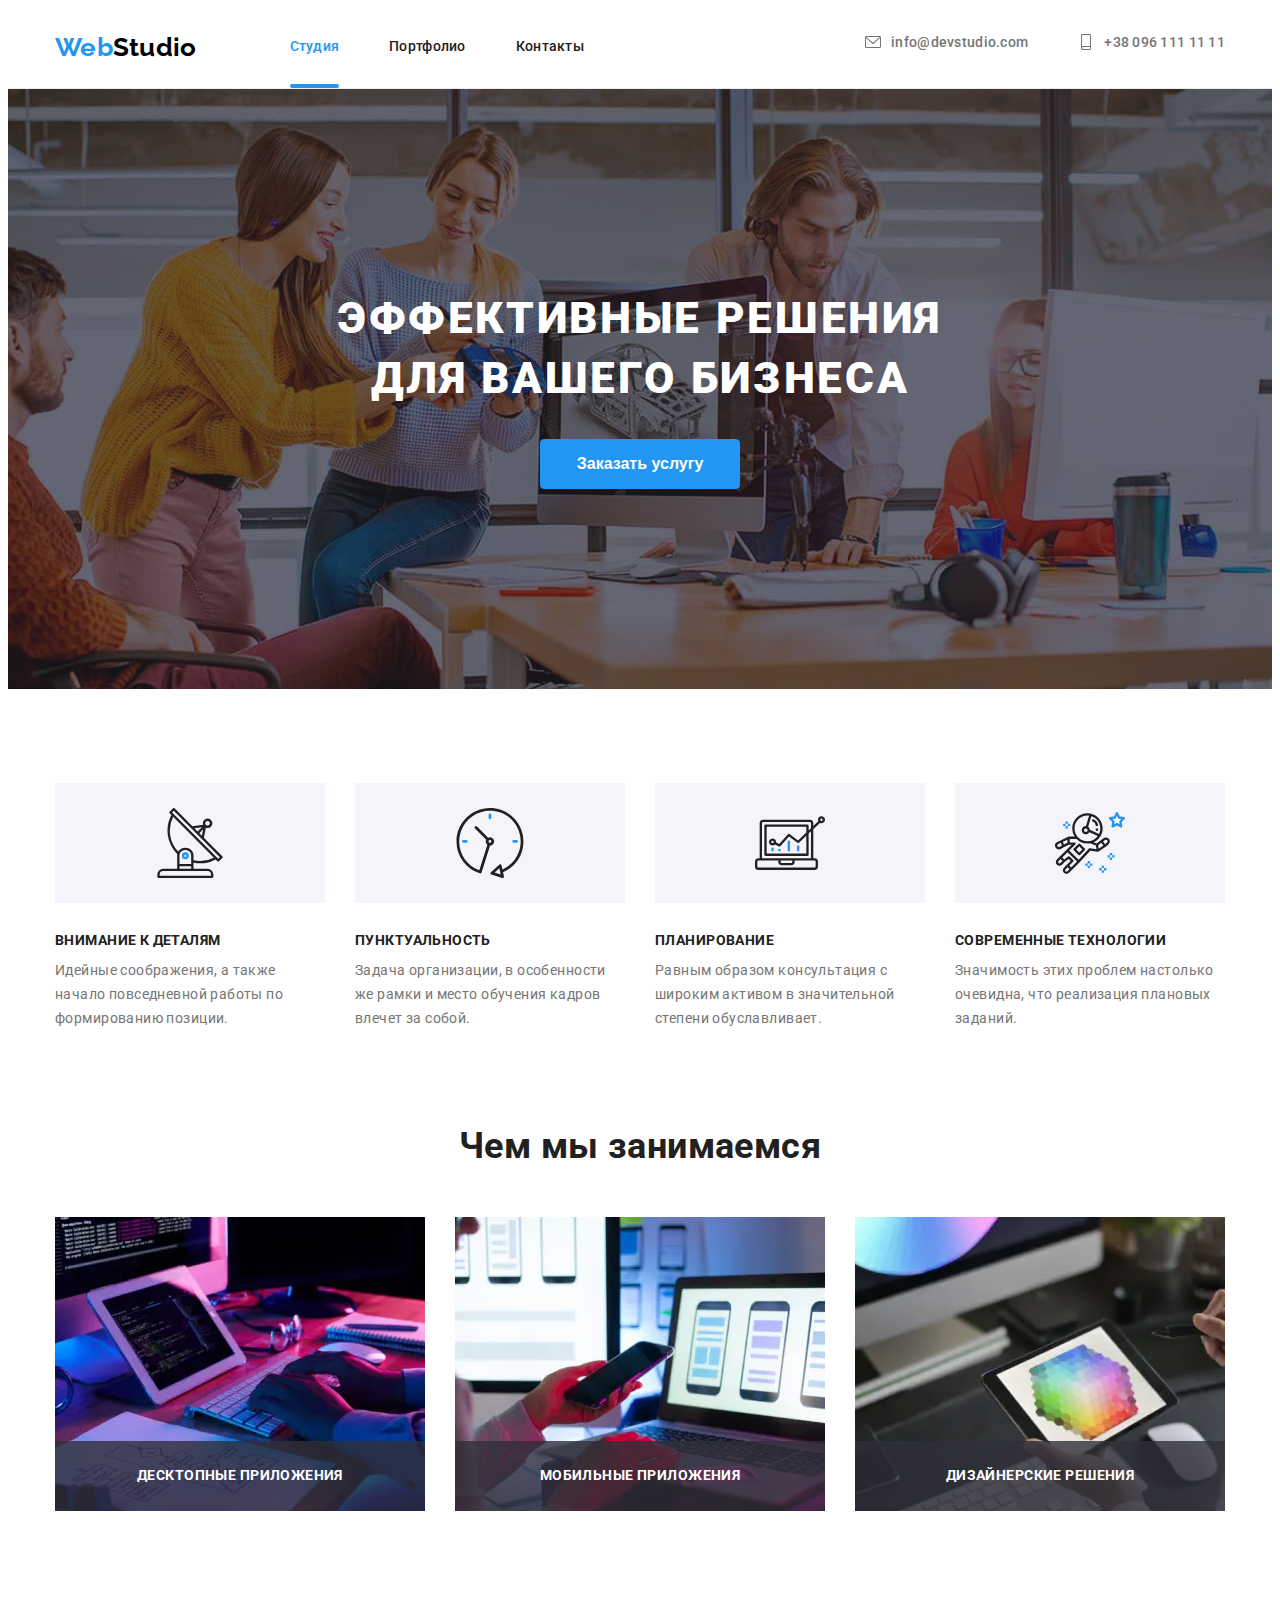
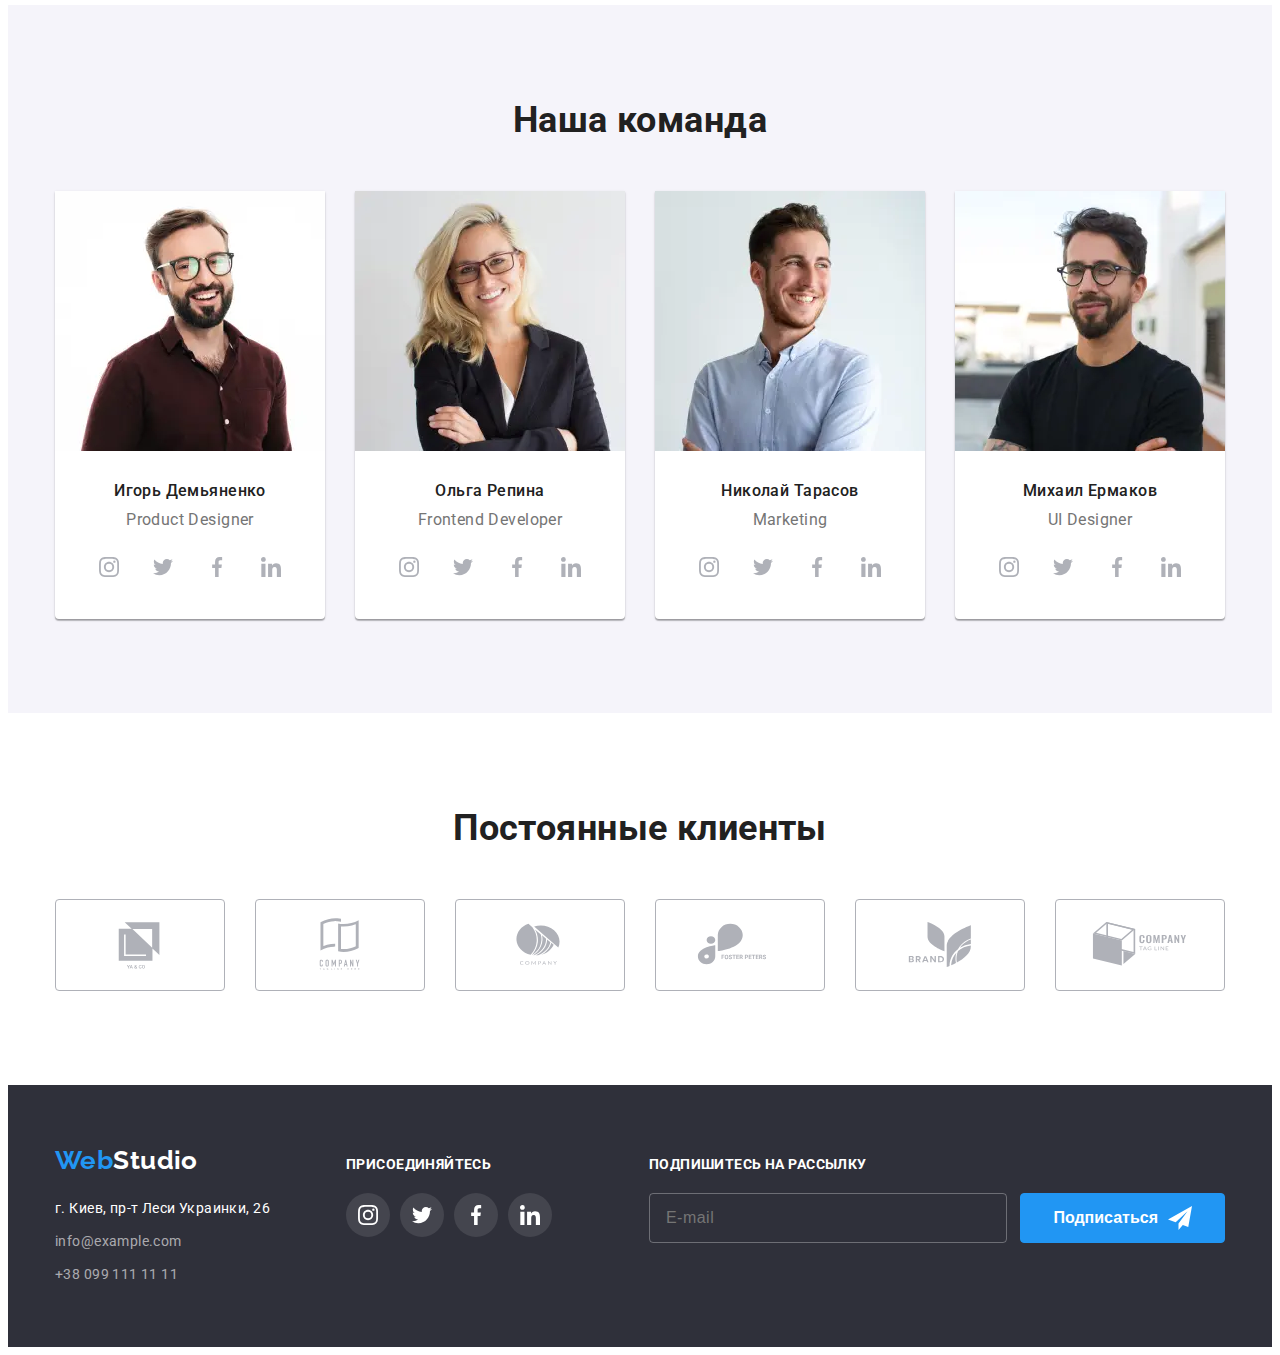
<file: index.html>
<!DOCTYPE html>
<html lang="ru">
  <head>
    <meta charset="UTF-8" />
    <meta http-equiv="X-UA-Compatible" content="IE=edge" />
    <meta name="viewport" content="width=device-width, initial-scale=1.0" />
    <title lang="en">Web Studio</title>
    <link rel="preconnect" href="https://fonts.gstatic.com" />
    <link
      href="https://fonts.googleapis.com/css2?family=Raleway:wght@700&family=Roboto:wght@400;500;700;900&display=swap"
      rel="stylesheet"
    />
    <link
      rel="stylesheet"
      href="https://cdnjs.cloudflare.com/ajax/libs/modern-normalize/1.0.0/modern-normalize.css"
      integrity="sha512-Zx6MlUMKSVJoQ+83OwhdILe8cSEsCzfqThJd7J/VA2UrK6Ctj85p+xzqfyuNXE5B1k25uUdmJ2OzItbBy9GHAQ=="
      crossorigin="anonymous"
    />
    <link rel="stylesheet" href="./css/main.min.css" />
  </head>
  <body>
    <header class="header">
      <div class="container header__container">
        <nav class="header__nav">
          <a class="logo" href="./index.html" lang="en"
            ><span class="logo--second-color">Web</span>Studio</a
          >
          <ul class="list main-menu">
            <li class="main-menu__item">
              <a class="main-menu__link link current-page" href="./index.html"
                >Студия</a
              >
            </li>
            <li class="main-menu__item">
              <a class="main-menu__link link" href="./portfolio.html"
                >Портфолио</a
              >
            </li>
            <li class="main-menu__item">
              <a class="main-menu__link link" href="">Контакты</a>
            </li>
          </ul>
        </nav>
        <ul class="list contacts">
          <li class="contacts__item">
            <a class="contacts__link link" href="mailto:info@devstudio.com">
              <svg class="contacts__icon" width="16px" height="16px">
                <use href="./images/icons.svg#icon-envelope"></use>
              </svg>
              info@devstudio.com
            </a>
          </li>
          <li class="contacts__item">
            <a class="contacts__link link" href="tel:+380961111111">
              <svg class="contacts__icon" width="16px" height="16px">
                <use href="./images/icons.svg#icon-smartphone"></use>
              </svg>
              +38 096 111 11 11</a
            >
          </li>
        </ul>
      </div>
      <button class="mobile-menu__btn" data-menu-button>
        <svg class="menu-btn__icon" width="40" height="40">
          <use
            class="menu-btn__icon-close"
            href="./images/icons.svg#icon-close"
          ></use>
          <use
            class="menu-btn__icon-menu"
            href="./images/icons.svg#icon-menu"
          ></use>
        </svg>
      </button>
    </header>
    <div class="mobile-menu" data-menu>
      <ul class="list mobile-menu__list">
        <li class="mobile-menu__item">
          <a class="link mobile-menu__current" href="./index.html">Студия</a>
        </li>
        <li class="mobile-menu__item">
          <a class="link" href="./portfolio.html">Портфолио</a>
        </li>
        <li class="mobile-menu__item">
          <a class="link" href="">Контакты</a>
        </li>
      </ul>
      <ul class="list mobile-menu__contacts">
        <li class="contacts__item">
          <a class="link contacts__email" href="mailto:info@devstudio.com">
            info@devstudio.com
          </a>
        </li>
        <li class="contacts__item">
          <a class="link contacts__phone" href="tel:+380961111111">
            +38 096 111 11 11</a
          >
        </li>
      </ul>
      <ul class="list mobile-menu__socials">
        <li class="socials__item">
          <a class="link socials__link" href="#">Instagram</a>
        </li>
        <li class="socials__item">
          <a class="link socials__link" href="#">Twitter</a>
        </li>
        <li class="socials__item">
          <a class="link socials__link" href="#">Facebook</a>
        </li>
        <li class="socials__item">
          <a class="link socials__link" href="#">LinkedIn</a>
        </li>
      </ul>
    </div>

    <main>
      <!-- Секція герой -->
      <section class="hero">
        <div class="container hero__container">
          <h1 class="hero__title">эффективные решения для вашего бизнеса</h1>
          <button class="hero__btn btn" type="button" data-modal-open>
            Заказать услугу
          </button>
        </div>
      </section>
      <!-- Секція про наші бізнес якості -->
      <section class="our-qualities">
        <div class="container">
          <h2 class="visually-hidden">Наши качества</h2>
          <ul class="list flexbox">
            <li class="our-qualities__card-set content-card--4-items">
              <div class="our-qualities__svg-block">
                <svg class="our-qualities__svg-icon" width="70px" height="70px">
                  <use href="./images/icons.svg#icon-antenna"></use>
                </svg>
              </div>
              <h3 class="our-qualities__title title title--uppercase">
                внимание к деталям
              </h3>
              <p class="our-qualities__content">
                Идейные соображения, а также начало повседневной работы по
                формированию позиции.
              </p>
            </li>
            <li class="our-qualities__card-set content-card--4-items">
              <div class="our-qualities__svg-block">
                <svg class="our-qualities__svg-icon" width="70px" height="70px">
                  <use href="./images/icons.svg#icon-clock"></use>
                </svg>
              </div>
              <h3 class="our-qualities__title title title--uppercase">
                пунктуальность
              </h3>
              <p class="our-qualities__content">
                Задача организации, в особенности же рамки и место обучения
                кадров влечет за собой.
              </p>
            </li>
            <li class="our-qualities__card-set content-card--4-items">
              <div class="our-qualities__svg-block">
                <svg class="our-qualities__svg-icon" width="70px" height="70px">
                  <use href="./images/icons.svg#icon-diagram"></use>
                </svg>
              </div>
              <h3 class="our-qualities__title title title--uppercase">
                планирование
              </h3>
              <p class="our-qualities__content">
                Равным образом консультация с широким активом в значительной
                степени обуславливает.
              </p>
            </li>
            <li class="our-qualities__card-set content-card--4-items">
              <div class="our-qualities__svg-block">
                <svg class="our-qualities__svg-icon" width="70px" height="70px">
                  <use href="./images/icons.svg#icon-astronaut"></use>
                </svg>
              </div>
              <h3 class="our-qualities__title title title--uppercase">
                современные технологии
              </h3>
              <p class="our-qualities__content">
                Значимость этих проблем настолько очевидна, что реализация
                плановых заданий.
              </p>
            </li>
          </ul>
        </div>
      </section>
      <!-- Секція чим ми займаємось -->
      <section class="section mobile-hidden">
        <div class="container">
          <h2 class="section__title">Чем мы занимаемся</h2>
          <ul class="list flexbox">
            <li class="content-card--3-items">
              <div class="thumb">
                <picture>
                  <source
                    srcset="
                      ./images/desktop/img1_desktop.webp    1x,
                      ./images/desktop/img1@2x_desktop.webp 2x
                    "
                    media="(min-width: 1200px)"
                    type="image/webp"
                  />

                  <source
                    srcset="
                      ./images/desktop/img1_desktop.jpg    1x,
                      ./images/desktop/img1@2x_desktop.jpg 2x
                    "
                    media="(min-width: 1200px)"
                    type="image/jpeg"
                  />

                  <img
                    src="./images/desktop/img1_desktop.jpg"
                    width="370"
                    height="294"
                    alt="Програмист пишет код"
                  />
                </picture>
                <p
                  class="
                    thumb__title thumb__title--overlay
                    title title--uppercase
                  "
                >
                  Десктопные приложения
                </p>
              </div>
            </li>
            <li class="content-card--3-items">
              <div class="thumb">
                <picture>
                  <source
                    srcset="
                      ./images/desktop/img2_desktop.webp    1x,
                      ./images/desktop/img2@2x_desktop.webp 2x
                    "
                    media="(min-width: 1200px)"
                    type="image/webp" />

                  <source
                    srcset="
                      ./images/desktop/img2_desktop.jpg    1x,
                      ./images/desktop/img2@2x_desktop.jpg 2x
                    "
                    media="(min-width: 1200px)"
                    type="image/jpeg" />

                  <img
                    src="./images/desktop/img2_desktop.jpg"
                    width="370"
                    height="294"
                    alt="Програмист создает приложение для телефона"
                /></picture>
                <p
                  class="
                    thumb__title thumb__title--overlay
                    title title--uppercase
                  "
                >
                  Мобильные приложения
                </p>
              </div>
            </li>
            <li class="content-card--3-items">
              <div class="thumb">
                <picture>
                  <source
                    srcset="
                      ./images/desktop/img3_desktop.webp    1x,
                      ./images/desktop/img3@2x_desktop.webp 2x
                    "
                    media="(min-width: 1200px)"
                    type="image/webp" />

                  <source
                    srcset="
                      ./images/desktop/img3_desktop.jpg    1x,
                      ./images/desktop/img3@2x_desktop.jpg 2x
                    "
                    media="(min-width: 1200px)"
                    type="image/jpeg" />

                  <img
                    src="./images/desktop/img3_desktop.jpg"
                    width="370"
                    height="294"
                    alt="Палитра цветов на екране планшета"
                /></picture>
                <p
                  class="
                    thumb__title thumb__title--overlay
                    title title--uppercase
                  "
                >
                  Дизайнерские решения
                </p>
              </div>
            </li>
          </ul>
        </div>
      </section>
      <!-- Секція наша команда -->
      <section class="section section--grey-bg">
        <div class="container">
          <h2 class="section__title">Наша команда</h2>
          <ul class="list flexbox">
            <li class="team-card content-card--4-items">
              <picture>
                <source
                  srcset="
                    ./images/desktop/img4_desktop.webp    1x,
                    ./images/desktop/img4@2x_desktop.webp 2x
                  "
                  media="(min-width: 1200px)"
                  type="image/webp" />
                <source
                  srcset="
                    ./images/tablet/img4_tablet.webp    1x,
                    ./images/tablet/img4@2x_tablet.webp 2x
                  "
                  media="(min-width: 768px)"
                  type="image/webp" />
                <source
                  srcset="
                    ./images/mobile/img4_mobile.webp    1x,
                    ./images/mobile/img4@2x_mobile.webp 2x
                  "
                  media="(max-width: 767.98px)"
                  type="image/webp" />

                <source
                  srcset="
                    ./images/desktop/img4_desktop.jpg    1x,
                    ./images/desktop/img4@2x_desktop.jpg 2x
                  "
                  media="(min-width: 1200px)"
                  type="image/jpeg" />
                <source
                  srcset="
                    ./images/tablet/img4_tablet.jpg    1x,
                    ./images/tablet/img4@2x_tablet.jpg 2x
                  "
                  media="(min-width: 768px)"
                  type="image/jpeg" />
                <source
                  srcset="
                    ./images/mobile/img4_mobile.jpg    1x,
                    ./images/mobile/img4@2x_mobile.jpg 2x
                  "
                  media="(max-width: 767.98px)"
                  type="image/jpeg" />
                <img
                  src="./images/mobile/img4_mobile.jpg"
                  width="270"
                  height="260"
                  alt="Фото Игорь Демьяненко"
              /></picture>
              <div class="team-card__name">
                <h3 class="team-card__title">Игорь Демьяненко</h3>
                <p class="team-card__content" lang="en">Product Designer</p>
                <ul class="social-icons list">
                  <li class="social-icons__item">
                    <a
                      href=""
                      class="social-icons__link"
                      target="_blank"
                      rel="noopener noreferrer"
                    >
                      <svg class="social-icons__svg" width="20px" height="20px">
                        <use href="./images/icons.svg#icon-instagram"></use>
                      </svg>
                    </a>
                  </li>
                  <li class="social-icons__item">
                    <a
                      href=""
                      class="social-icons__link"
                      target="_blank"
                      rel="noopener noreferrer"
                    >
                      <svg class="social-icons__svg" width="20px" height="20px">
                        <use href="./images/icons.svg#icon-twitter"></use>
                      </svg>
                    </a>
                  </li>
                  <li class="social-icons__item">
                    <a
                      href=""
                      class="social-icons__link"
                      target="_blank"
                      rel="noopener noreferrer"
                    >
                      <svg class="social-icons__svg" width="20px" height="20px">
                        <use href="./images/icons.svg#icon-facebook"></use>
                      </svg>
                    </a>
                  </li>
                  <li class="social-icons__item">
                    <a
                      href=""
                      class="social-icons__link"
                      target="_blank"
                      rel="noopener noreferrer"
                    >
                      <svg class="social-icons__svg" width="20px" height="20px">
                        <use href="./images/icons.svg#icon-linkedin"></use>
                      </svg>
                    </a>
                  </li>
                </ul>
              </div>
            </li>
            <li class="team-card content-card--4-items">
              <picture>
                <source
                  srcset="
                    ./images/desktop/img5_desktop.webp    1x,
                    ./images/desktop/img5@2x_desktop.webp 2x
                  "
                  media="(min-width: 1200px)"
                  type="image/webp" />
                <source
                  srcset="
                    ./images/tablet/img5_tablet.webp    1x,
                    ./images/tablet/img5@2x_tablet.webp 2x
                  "
                  media="(min-width: 768px)"
                  type="image/webp" />
                <source
                  srcset="
                    ./images/mobile/img5_mobile.webp    1x,
                    ./images/mobile/img5@2x_mobile.webp 2x
                  "
                  media="(max-width: 767.98px)"
                  type="image/webp" />

                <source
                  srcset="
                    ./images/desktop/img5_desktop.jpg    1x,
                    ./images/desktop/img5@2x_desktop.jpg 2x
                  "
                  media="(min-width: 1200px)"
                  type="image/jpeg" />
                <source
                  srcset="
                    ./images/tablet/img5_tablet.jpg    1x,
                    ./images/tablet/img5@2x_tablet.jpg 2x
                  "
                  media="(min-width: 768px)"
                  type="image/jpeg" />
                <source
                  srcset="
                    ./images/mobile/img5_mobile.jpg    1x,
                    ./images/mobile/img5@2x_mobile.jpg 2x
                  "
                  media="(max-width: 767.98px)"
                  type="image/jpeg" />
                <img
                  src="./images/mobile/img5_mobile.jpg"
                  width="270"
                  height="260"
                  alt="Фото Ольга Репина"
              /></picture>
              <div class="team-card__name">
                <h3 class="team-card__title">Ольга Репина</h3>
                <p class="team-card__content" lang="en">Frontend Developer</p>
                <ul class="social-icons list">
                  <li class="social-icons__item">
                    <a
                      href=""
                      class="social-icons__link"
                      target="_blank"
                      rel="noopener noreferrer"
                    >
                      <svg class="social-icons__svg" width="20px" height="20px">
                        <use href="./images/icons.svg#icon-instagram"></use>
                      </svg>
                    </a>
                  </li>
                  <li class="social-icons__item">
                    <a
                      href=""
                      class="social-icons__link"
                      target="_blank"
                      rel="noopener noreferrer"
                    >
                      <svg class="social-icons__svg" width="20px" height="20px">
                        <use href="./images/icons.svg#icon-twitter"></use>
                      </svg>
                    </a>
                  </li>
                  <li class="social-icons__item">
                    <a
                      href=""
                      class="social-icons__link"
                      target="_blank"
                      rel="noopener noreferrer"
                    >
                      <svg class="social-icons__svg" width="20px" height="20px">
                        <use href="./images/icons.svg#icon-facebook"></use>
                      </svg>
                    </a>
                  </li>
                  <li class="social-icons__item">
                    <a
                      href=""
                      class="social-icons__link"
                      target="_blank"
                      rel="noopener noreferrer"
                    >
                      <svg class="social-icons__svg" width="20px" height="20px">
                        <use href="./images/icons.svg#icon-linkedin"></use>
                      </svg>
                    </a>
                  </li>
                </ul>
              </div>
            </li>
            <li class="team-card content-card--4-items">
              <picture>
                <source
                  srcset="
                    ./images/desktop/img6_desktop.webp    1x,
                    ./images/desktop/img6@2x_desktop.webp 2x
                  "
                  media="(min-width: 1200px)"
                  type="image/webp" />
                <source
                  srcset="
                    ./images/tablet/img6_tablet.webp    1x,
                    ./images/tablet/img6@2x_tablet.webp 2x
                  "
                  media="(min-width: 768px)"
                  type="image/webp" />
                <source
                  srcset="
                    ./images/mobile/img6_mobile.webp    1x,
                    ./images/mobile/img6@2x_mobile.webp 2x
                  "
                  media="(max-width: 767.98px)"
                  type="image/webp" />

                <source
                  srcset="
                    ./images/desktop/img6_desktop.jpg    1x,
                    ./images/desktop/img6@2x_desktop.jpg 2x
                  "
                  media="(min-width: 1200px)"
                  type="image/jpeg" />
                <source
                  srcset="
                    ./images/tablet/img6_tablet.jpg    1x,
                    ./images/tablet/img6@2x_tablet.jpg 2x
                  "
                  media="(min-width: 768px)"
                  type="image/jpeg" />
                <source
                  srcset="
                    ./images/mobile/img6_mobile.jpg    1x,
                    ./images/mobile/img6@2x_mobile.jpg 2x
                  "
                  media="(max-width: 767.98px)"
                  type="image/jpeg" />
                <img
                  src="./images/mobile/img6_mobile.jpg"
                  width="270"
                  height="260"
                  alt="Фото Николай Тарасов"
              /></picture>
              <div class="team-card__name">
                <h3 class="team-card__title">Николай Тарасов</h3>
                <p class="team-card__content" lang="en">Marketing</p>
                <ul class="social-icons list">
                  <li class="social-icons__item">
                    <a
                      href=""
                      class="social-icons__link"
                      target="_blank"
                      rel="noopener noreferrer"
                    >
                      <svg class="social-icons__svg" width="20px" height="20px">
                        <use href="./images/icons.svg#icon-instagram"></use>
                      </svg>
                    </a>
                  </li>
                  <li class="social-icons__item">
                    <a
                      href=""
                      class="social-icons__link"
                      target="_blank"
                      rel="noopener noreferrer"
                    >
                      <svg class="social-icons__svg" width="20px" height="20px">
                        <use href="./images/icons.svg#icon-twitter"></use>
                      </svg>
                    </a>
                  </li>
                  <li class="social-icons__item">
                    <a
                      href=""
                      class="social-icons__link"
                      target="_blank"
                      rel="noopener noreferrer"
                    >
                      <svg class="social-icons__svg" width="20px" height="20px">
                        <use href="./images/icons.svg#icon-facebook"></use>
                      </svg>
                    </a>
                  </li>
                  <li class="social-icons__item">
                    <a
                      href=""
                      class="social-icons__link"
                      target="_blank"
                      rel="noopener noreferrer"
                    >
                      <svg class="social-icons__svg" width="20px" height="20px">
                        <use href="./images/icons.svg#icon-linkedin"></use>
                      </svg>
                    </a>
                  </li>
                </ul>
              </div>
            </li>
            <li class="team-card content-card--4-items">
              <picture>
                <source
                  srcset="
                    ./images/desktop/img7_desktop.webp    1x,
                    ./images/desktop/img7@2x_desktop.webp 2x
                  "
                  media="(min-width: 1200px)"
                  type="image/webp" />
                <source
                  srcset="
                    ./images/tablet/img7_tablet.webp    1x,
                    ./images/tablet/img7@2x_tablet.webp 2x
                  "
                  media="(min-width: 768px)"
                  type="image/webp" />
                <source
                  srcset="
                    ./images/mobile/img7_mobile.webp    1x,
                    ./images/mobile/img7@2x_mobile.webp 2x
                  "
                  media="(max-width: 767.98px)"
                  type="image/webp" />

                <source
                  srcset="
                    ./images/desktop/img7_desktop.jpg    1x,
                    ./images/desktop/img7@2x_desktop.jpg 2x
                  "
                  media="(min-width: 1200px)"
                  type="image/jpeg" />
                <source
                  srcset="
                    ./images/tablet/img7_tablet.jpg    1x,
                    ./images/tablet/img7@2x_tablet.jpg 2x
                  "
                  media="(min-width: 768px)"
                  type="image/jpeg" />
                <source
                  srcset="
                    ./images/mobile/img7_mobile.jpg    1x,
                    ./images/mobile/img7@2x_mobile.jpg 2x
                  "
                  media="(max-width: 767.98px)"
                  type="image/jpeg" />
                <img
                  src="./images/mobile/img7_mobile.jpg"
                  width="270"
                  height="260"
                  alt="Фото Михаил Ермаков"
              /></picture>
              <div class="team-card__name">
                <h3 class="team-card__title">Михаил Ермаков</h3>
                <p class="team-card__content" lang="en">UI Designer</p>
                <ul class="social-icons list">
                  <li class="social-icons__item">
                    <a
                      href=""
                      class="social-icons__link"
                      target="_blank"
                      rel="noopener noreferrer"
                    >
                      <svg class="social-icons__svg" width="20px" height="20px">
                        <use href="./images/icons.svg#icon-instagram"></use>
                      </svg>
                    </a>
                  </li>
                  <li class="social-icons__item">
                    <a
                      href=""
                      class="social-icons__link"
                      target="_blank"
                      rel="noopener noreferrer"
                    >
                      <svg class="social-icons__svg" width="20px" height="20px">
                        <use href="./images/icons.svg#icon-twitter"></use>
                      </svg>
                    </a>
                  </li>
                  <li class="social-icons__item">
                    <a
                      href=""
                      class="social-icons__link"
                      target="_blank"
                      rel="noopener noreferrer"
                    >
                      <svg class="social-icons__svg" width="20px" height="20px">
                        <use href="./images/icons.svg#icon-facebook"></use>
                      </svg>
                    </a>
                  </li>
                  <li class="social-icons__item">
                    <a
                      href=""
                      class="social-icons__link"
                      target="_blank"
                      rel="noopener noreferrer"
                    >
                      <svg class="social-icons__svg" width="20px" height="20px">
                        <use href="./images/icons.svg#icon-linkedin"></use>
                      </svg>
                    </a>
                  </li>
                </ul>
              </div>
            </li>
          </ul>
        </div>
      </section>
      <!-- Секція постійні клієнти -->
      <section class="section">
        <div class="container">
          <h2 class="section__title">Постоянные клиенты</h2>
          <ul class="clients list">
            <li class="clients__item">
              <a
                href=""
                class="clients__link link"
                target="_blank"
                rel="noopener noreferrer"
              >
                <svg class="clients__svg" width="106px" height="60px">
                  <use href="./images/icons.svg#icon-yaco"></use>
                </svg>
              </a>
            </li>
            <li class="clients__item">
              <a
                href=""
                class="clients__link link"
                target="_blank"
                rel="noopener noreferrer"
              >
                <svg class="clients__svg" width="106px" height="60px">
                  <use href="./images/icons.svg#icon-company"></use>
                </svg>
              </a>
            </li>
            <li class="clients__item">
              <a
                href=""
                class="clients__link link"
                target="_blank"
                rel="noopener noreferrer"
              >
                <svg class="clients__svg" width="106px" height="60px">
                  <use href="./images/icons.svg#icon-company1"></use>
                </svg>
              </a>
            </li>
            <li class="clients__item">
              <a
                href=""
                class="clients__link link"
                target="_blank"
                rel="noopener noreferrer"
              >
                <svg class="clients__svg" width="106px" height="60px">
                  <use href="./images/icons.svg#icon-foster-peters"></use>
                </svg>
              </a>
            </li>
            <li class="clients__item">
              <a
                href=""
                class="clients__link link"
                target="_blank"
                rel="noopener noreferrer"
              >
                <svg class="clients__svg" width="106px" height="60px">
                  <use href="./images/icons.svg#icon-brand"></use>
                </svg>
              </a>
            </li>
            <li class="clients__item">
              <a
                href=""
                class="clients__link link"
                target="_blank"
                rel="noopener noreferrer"
              >
                <svg class="clients__svg" width="106px" height="60px">
                  <use href="./images/icons.svg#icon-tag-line"></use>
                </svg>
              </a>
            </li>
          </ul>
        </div>
      </section>
    </main>
    <!-- Футер -->
    <footer class="footer">
      <div class="container footer__container">
        <ul class="list footer--flex">
          <li class="footer__blocks">
            <a class="logo" href="./index.html" lang="en"
              ><span class="logo--second-color">Web</span>Studio</a
            >
            <address class="footer__address">
              г. Киев, пр-т Леси Украинки, 26
            </address>
            <ul class="list">
              <li class="footer__contacts">
                <a class="link" href="mailto:info@example.com"
                  >info@example.com</a
                >
              </li>
              <li class="footer__contacts">
                <a class="link" href="tel:+380991111111">+38 099 111 11 11</a>
              </li>
            </ul>
          </li>
          <li class="footer__blocks">
            <p class="footer__title title title--uppercase">Присоединяйтесь</p>
            <ul class="social-icons footer__social-icons list">
              <li class="social-icons__item">
                <a
                  href=""
                  class="social-icons__link footer__socials-link"
                  target="_blank"
                  rel="noopener noreferrer"
                >
                  <svg class="social-icons__svg" width="20px" height="20px">
                    <use href="./images/icons.svg#icon-instagram"></use>
                  </svg>
                </a>
              </li>
              <li class="social-icons__item">
                <a
                  href=""
                  class="social-icons__link footer__socials-link"
                  target="_blank"
                  rel="noopener noreferrer"
                >
                  <svg class="social-icons__svg" width="20px" height="20px">
                    <use href="./images/icons.svg#icon-twitter"></use>
                  </svg>
                </a>
              </li>
              <li class="social-icons__item">
                <a
                  href=""
                  class="social-icons__link footer__socials-link"
                  target="_blank"
                  rel="noopener noreferrer"
                >
                  <svg class="social-icons__svg" width="20px" height="20px">
                    <use href="./images/icons.svg#icon-facebook"></use>
                  </svg>
                </a>
              </li>
              <li class="social-icons__item">
                <a
                  href=""
                  class="social-icons__link footer__socials-link"
                  target="_blank"
                  rel="noopener noreferrer"
                >
                  <svg class="social-icons__svg" width="20px" height="20px">
                    <use href="./images/icons.svg#icon-linkedin"></use>
                  </svg>
                </a>
              </li>
            </ul>
          </li>
        </ul>
        <div class="footer__block-form">
          <p class="footer__title title title--uppercase">
            Подпишитесь на рассылку
          </p>
          <form class="footer__form email-form">
            <input
              type="email"
              name="user-email"
              class="footer__form-field email-form__field"
              placeholder="E-mail"
            />
            <button type="submit" class="btn email-form__btn">
              Подписаться
            </button>
          </form>
        </div>
      </div>
    </footer>
    <div class="backdrop is-hidden" data-modal>
      <div class="modal">
        <button class="modal__btn-close" data-modal-close>
          <svg width="18px" height="18px">
            <use href="./images/icons.svg#icon-close-black"></use>
          </svg>
        </button>
        <h2 class="modal__title">Оставьте свои данные, мы вам перезвоним</h2>
        <form class="contact-form">
          <p class="contact-form__lable">Имя</p>
          <div class="contact-form__construction">
            <label>
              <input
                type="text"
                name="user-name"
                class="contact-form__field"
                pattern="^[a-zA-ZА-Яа-яЁё\s]+$"
                required
                autofocus
              />
              <svg class="contact-form__icon" width="18px" height="18px">
                <use href="./images/icons.svg#icon-person-form"></use>
              </svg>
            </label>
          </div>
          <p class="contact-form__lable">Телефон</p>
          <div class="contact-form__construction">
            <label class="contact-form__lable">
              <input
                type="tel"
                name="user-phone"
                class="contact-form__field"
                pattern="[0-9]{10}"
                required
              />
              <svg class="contact-form__icon" width="18px" height="18px">
                <use href="./images/icons.svg#icon-phone-form"></use>
              </svg>
            </label>
          </div>
          <p class="contact-form__lable">Почта</p>
          <div class="contact-form__construction">
            <label>
              <input
                type="email"
                name="user-email"
                class="contact-form__field"
              />
              <svg class="contact-form__icon" width="18px" height="18px">
                <use href="./images/icons.svg#icon-email-form"></use>
              </svg>
            </label>
          </div>

          <p class="contact-form__lable">Комментарий</p>
          <textarea
            class="contact-form__field contact-form__message"
            name="user-message"
            placeholder="Введите текст"
          ></textarea>
          <div class="contact-form__submit-block">
            <input
              type="checkbox"
              name="user-checkbox"
              class="checkbox visually-hidden"
              id="checkbox-modal"
            />
            <label class="checkbox__label" for="checkbox-modal">
              Соглашаюсь с рассылкой и принимаю
              <a href="#" class="checkbox__link">Условия договора</a></label
            >

            <button type="submit" class="btn contact-form__submit-btn">
              Отправить
            </button>
          </div>
        </form>
      </div>
    </div>
    <script src="./js/modal.js"></script>
    <script src="./js/menu.js"></script>
  </body>
</html>
</file>
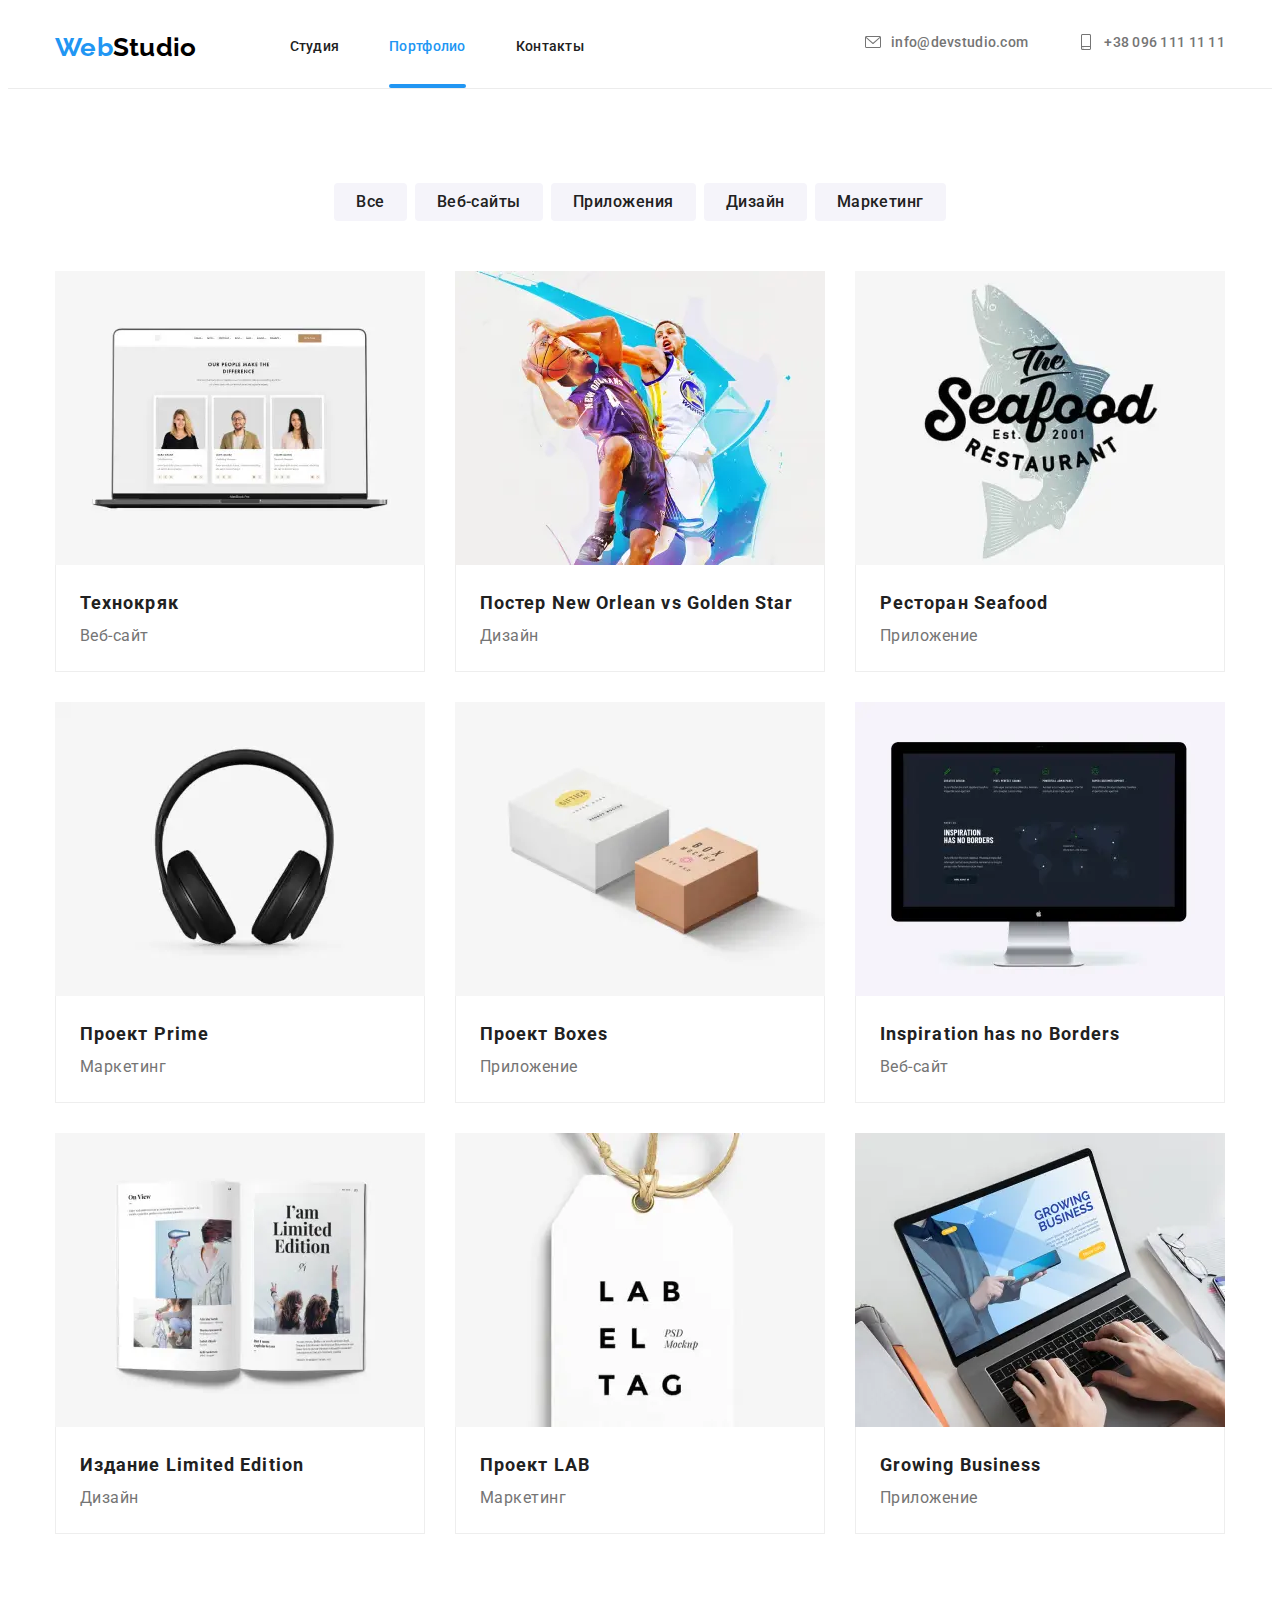
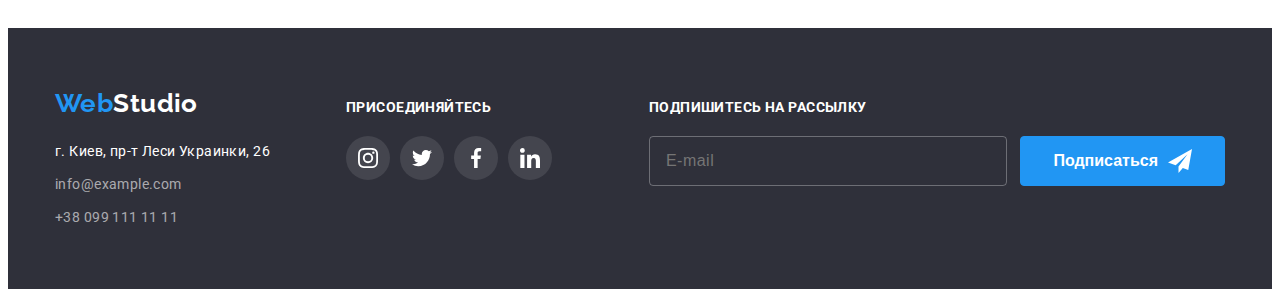
<file: portfolio.html>
<!DOCTYPE html>
<html lang="ru">
  <head>
    <meta charset="UTF-8" />
    <meta http-equiv="X-UA-Compatible" content="IE=edge" />
    <meta name="viewport" content="width=device-width, initial-scale=1.0" />
    <title>Портфолио</title>
    <link rel="preconnect" href="https://fonts.gstatic.com" />
    <link
      href="https://fonts.googleapis.com/css2?family=Raleway:wght@700&family=Roboto:wght@400;500;700;900&display=swap"
      rel="stylesheet"
    />
    <link
      rel="stylesheet"
      href="https://cdnjs.cloudflare.com/ajax/libs/modern-normalize/1.0.0/modern-normalize.css"
      integrity="sha512-Zx6MlUMKSVJoQ+83OwhdILe8cSEsCzfqThJd7J/VA2UrK6Ctj85p+xzqfyuNXE5B1k25uUdmJ2OzItbBy9GHAQ=="
      crossorigin="anonymous"
    />
    <link rel="stylesheet" href="./css/main.min.css" />
  </head>
  <body>
    <header class="header">
      <div class="container header__container">
        <nav class="header__nav">
          <a class="logo" href="./index.html" lang="en"
            ><span class="logo--second-color">Web</span>Studio</a
          >
          <ul class="list main-menu">
            <li class="main-menu__item">
              <a class="main-menu__link link" href="./index.html">Студия</a>
            </li>
            <li class="main-menu__item">
              <a
                class="main-menu__link link current-page"
                href="./portfolio.html"
                >Портфолио</a
              >
            </li>
            <li class="main-menu__item">
              <a class="main-menu__link link" href="">Контакты</a>
            </li>
          </ul>
        </nav>
        <ul class="list contacts">
          <li class="contacts__item">
            <a class="contacts__link link" href="mailto:info@devstudio.com">
              <svg class="contacts__icon" width="16px" height="16px">
                <use href="./images/icons.svg#icon-envelope"></use>
              </svg>
              info@devstudio.com
            </a>
          </li>
          <li class="contacts__item">
            <a class="contacts__link link" href="tel:+380961111111">
              <svg class="contacts__icon" width="16px" height="16px">
                <use href="./images/icons.svg#icon-smartphone"></use>
              </svg>
              +38 096 111 11 11</a
            >
          </li>
        </ul>
      </div>
      <button class="mobile-menu__btn" data-menu-button>
        <svg class="menu-btn__icon" width="40" height="40">
          <use
            class="menu-btn__icon-close"
            href="./images/icons.svg#icon-close"
          ></use>
          <use
            class="menu-btn__icon-menu"
            href="./images/icons.svg#icon-menu"
          ></use>
        </svg>
      </button>
    </header>
    <div class="mobile-menu" data-menu>
      <ul class="list mobile-menu__list">
        <li class="mobile-menu__item">
          <a class="link" href="./index.html">Студия</a>
        </li>
        <li class="mobile-menu__item">
          <a class="link mobile-menu__current" href="./portfolio.html"
            >Портфолио</a
          >
        </li>
        <li class="mobile-menu__item">
          <a class="link" href="">Контакты</a>
        </li>
      </ul>
      <ul class="list mobile-menu__contacts">
        <li class="contacts__item">
          <a class="link contacts__email" href="mailto:info@devstudio.com">
            info@devstudio.com
          </a>
        </li>
        <li class="contacts__item">
          <a class="link contacts__phone" href="tel:+380961111111">
            +38 096 111 11 11</a
          >
        </li>
      </ul>
      <ul class="list mobile-menu__socials">
        <li class="socials__item">
          <a class="link socials__link" href="#">Instagram</a>
        </li>
        <li class="socials__item">
          <a class="link socials__link" href="#">Twitter</a>
        </li>
        <li class="socials__item">
          <a class="link socials__link" href="#">Facebook</a>
        </li>
        <li class="socials__item">
          <a class="link socials__link" href="#">LinkedIn</a>
        </li>
      </ul>
    </div>
    <main>
      <h1 class="visually-hidden">Портфолио</h1>
      <section class="section">
        <div class="container">
          <!-- Навігація для портфорліо -->
          <h2 class="visually-hidden">Панель навигации для портфолио</h2>
          <ul class="list card-navigation">
            <li class="card-navigation--btn-margin">
              <button class="card-navigation__btn" type="button">Все</button>
            </li>
            <li class="card-navigation--btn-margin">
              <button class="card-navigation__btn" type="button">
                Веб-сайты
              </button>
            </li>
            <li class="card-navigation--btn-margin">
              <button class="card-navigation__btn" type="button">
                Приложения
              </button>
            </li>
            <li class="card-navigation--btn-margin">
              <button class="card-navigation__btn" type="button">Дизайн</button>
            </li>
            <li class="card-navigation--btn-margin">
              <button class="card-navigation__btn" type="button">
                Маркетинг
              </button>
            </li>
          </ul>
          <!-- Список проектів -->
          <h2 class="visually-hidden">Проекты</h2>
          <ul class="list flexbox">
            <li class="portfolio-card overlay content-card--3-items">
              <div class="overlay__img">
                <picture>
                  <source
                    srcset="
                      ./images/desktop/img(0)_desktop.webp    1x,
                      ./images/desktop/img(0)@2x_desktop.webp 2x
                    "
                    media="(min-width: 1200px)"
                    type="image/webp" />
                  <source
                    srcset="
                      ./images/tablet/img(0)_tablet.webp    1x,
                      ./images/tablet/img(0)@2x_tablet.webp 2x
                    "
                    media="(min-width: 768px)"
                    type="image/webp" />
                  <source
                    srcset="
                      ./images/mobile/img(0)_mobile.webp    1x,
                      ./images/mobile/img(0)@2x_mobile.webp 2x
                    "
                    media="(max-width: 767.98px)"
                    type="image/webp" />

                  <source
                    srcset="
                      ./images/desktop/img(0)_desktop.jpg    1x,
                      ./images/desktop/img(0)@2x_desktop.jpg 2x
                    "
                    media="(min-width: 1200px)"
                    type="image/jpeg" />
                  <source
                    srcset="
                      ./images/tablet/img(0)_tablet.jpg    1x,
                      ./images/tablet/img(0)@2x_tablet.jpg 2x
                    "
                    media="(min-width: 768px)"
                    type="image/jpeg" />
                  <source
                    srcset="
                      ./images/mobile/img(0)_mobile.jpg    1x,
                      ./images/mobile/img(0)@2x_mobile.jpg 2x
                    "
                    media="(max-width: 767.98px)"
                    type="image/jpeg" />
                  <img
                    class="projects__picture"
                    src="./images/mobile/img(0)_mobile.jpg"
                    alt="Веб-сайт на екране ноутбука"
                    width="370"
                    height="294"
                /></picture>
                <div class="overlay__block">
                  <p class="overlay__text">
                    Технокряк это современная площадка распространения
                    коронавируса. Компании используют эту платформу для
                    цифрового шпионажа и атак на защищённые сервера конкурентов.
                  </p>
                </div>
              </div>
              <div class="portfolio-card__content">
                <h3 class="portfolio-card__title">Технокряк</h3>
                <p class="portfolio-card__description">Веб-сайт</p>
              </div>
            </li>
            <li class="portfolio-card content-card--3-items">
              <picture>
                <source
                  srcset="
                    ./images/desktop/img(1)_desktop.webp    1x,
                    ./images/desktop/img(1)@2x_desktop.webp 2x
                  "
                  media="(min-width: 1200px)"
                  type="image/webp" />
                <source
                  srcset="
                    ./images/tablet/img(1)_tablet.webp    1x,
                    ./images/tablet/img(1)@2x_tablet.webp 2x
                  "
                  media="(min-width: 768px)"
                  type="image/webp" />
                <source
                  srcset="
                    ./images/mobile/img(1)_mobile.webp    1x,
                    ./images/mobile/img(1)@2x_mobile.webp 2x
                  "
                  media="(max-width: 767.98px)"
                  type="image/webp" />

                <source
                  srcset="
                    ./images/desktop/img(1)_desktop.jpg    1x,
                    ./images/desktop/img(1)@2x_desktop.jpg 2x
                  "
                  media="(min-width: 1200px)"
                  type="image/jpeg" />
                <source
                  srcset="
                    ./images/tablet/img(1)_tablet.jpg    1x,
                    ./images/tablet/img(1)@2x_tablet.jpg 2x
                  "
                  media="(min-width: 768px)"
                  type="image/jpeg" />
                <source
                  srcset="
                    ./images/mobile/img(1)_mobile.jpg    1x,
                    ./images/mobile/img(1)@2x_mobile.jpg 2x
                  "
                  media="(max-width: 767.98px)"
                  type="image/jpeg" />
                <img
                  class="projects__picture"
                  src="./images/mobile/img(1)_mobile.jpg"
                  alt="Баскетболисты"
                  width="370"
                  height="294"
              /></picture>
              <div class="portfolio-card__content">
                <h3 class="portfolio-card__title">
                  Постер <span lang="en">New Orlean vs Golden Star</span>
                </h3>
                <p class="portfolio-card__description">Дизайн</p>
              </div>
            </li>
            <li class="portfolio-card content-card--3-items">
              <picture>
                <source
                  srcset="
                    ./images/desktop/img(2)_desktop.webp    1x,
                    ./images/desktop/img(2)@2x_desktop.webp 2x
                  "
                  media="(min-width: 1200px)"
                  type="image/webp" />
                <source
                  srcset="
                    ./images/tablet/img(2)_tablet.webp    1x,
                    ./images/tablet/img(2)@2x_tablet.webp 2x
                  "
                  media="(min-width: 768px)"
                  type="image/webp" />
                <source
                  srcset="
                    ./images/mobile/img(2)_mobile.webp    1x,
                    ./images/mobile/img(2)@2x_mobile.webp 2x
                  "
                  media="(max-width: 767.98px)"
                  type="image/webp" />

                <source
                  srcset="
                    ./images/desktop/img(2)_desktop.jpg    1x,
                    ./images/desktop/img(2)@2x_desktop.jpg 2x
                  "
                  media="(min-width: 1200px)"
                  type="image/jpeg" />
                <source
                  srcset="
                    ./images/tablet/img(2)_tablet.jpg    1x,
                    ./images/tablet/img(2)@2x_tablet.jpg 2x
                  "
                  media="(min-width: 768px)"
                  type="image/jpeg" />
                <source
                  srcset="
                    ./images/mobile/img(2)_mobile.jpg    1x,
                    ./images/mobile/img(2)@2x_mobile.jpg 2x
                  "
                  media="(max-width: 767.98px)"
                  type="image/jpeg" />
                <img
                  class="projects__picture"
                  src="./images/mobile/img(2)_mobile.jpg"
                  alt="Лого ресторана морской кухни"
                  width="370"
                  height="294"
              /></picture>
              <div class="portfolio-card__content">
                <h3 class="portfolio-card__title">
                  Ресторан <span lang="en">Seafood</span>
                </h3>
                <p class="portfolio-card__description">Приложение</p>
              </div>
            </li>
            <li class="portfolio-card content-card--3-items">
              <picture>
                <source
                  srcset="
                    ./images/desktop/img(3)_desktop.webp    1x,
                    ./images/desktop/img(3)@2x_desktop.webp 2x
                  "
                  media="(min-width: 1200px)"
                  type="image/webp" />
                <source
                  srcset="
                    ./images/tablet/img(3)_tablet.webp    1x,
                    ./images/tablet/img(3)@2x_tablet.webp 2x
                  "
                  media="(min-width: 768px)"
                  type="image/webp" />
                <source
                  srcset="
                    ./images/mobile/img(3)_mobile.webp    1x,
                    ./images/mobile/img(3)@2x_mobile.webp 2x
                  "
                  media="(max-width: 767.98px)"
                  type="image/webp" />

                <source
                  srcset="
                    ./images/desktop/img(3)_desktop.jpg    1x,
                    ./images/desktop/img(3)@2x_desktop.jpg 2x
                  "
                  media="(min-width: 1200px)"
                  type="image/jpeg" />
                <source
                  srcset="
                    ./images/tablet/img(3)_tablet.jpg    1x,
                    ./images/tablet/img(3)@2x_tablet.jpg 2x
                  "
                  media="(min-width: 768px)"
                  type="image/jpeg" />
                <source
                  srcset="
                    ./images/mobile/img(3)_mobile.jpg    1x,
                    ./images/mobile/img(3)@2x_mobile.jpg 2x
                  "
                  media="(max-width: 767.98px)"
                  type="image/jpeg" />
                <img
                  class="projects__picture"
                  src="./images/mobile/img(3)_mobile.jpg"
                  alt="Наушники"
                  width="370"
                  height="294"
              /></picture>
              <div class="portfolio-card__content">
                <h3 class="portfolio-card__title">
                  Проект <span lang="en">Prime</span>
                </h3>
                <p class="portfolio-card__description">Маркетинг</p>
              </div>
            </li>
            <li class="portfolio-card content-card--3-items">
              <picture>
                <source
                  srcset="
                    ./images/desktop/img(4)_desktop.webp    1x,
                    ./images/desktop/img(4)@2x_desktop.webp 2x
                  "
                  media="(min-width: 1200px)"
                  type="image/webp" />
                <source
                  srcset="
                    ./images/tablet/img(4)_tablet.webp    1x,
                    ./images/tablet/img(4)@2x_tablet.webp 2x
                  "
                  media="(min-width: 768px)"
                  type="image/webp" />
                <source
                  srcset="
                    ./images/mobile/img(4)_mobile.webp    1x,
                    ./images/mobile/img(4)@2x_mobile.webp 2x
                  "
                  media="(max-width: 767.98px)"
                  type="image/webp" />

                <source
                  srcset="
                    ./images/desktop/img(4)_desktop.jpg    1x,
                    ./images/desktop/img(4)@2x_desktop.jpg 2x
                  "
                  media="(min-width: 1200px)"
                  type="image/jpeg" />
                <source
                  srcset="
                    ./images/tablet/img(4)_tablet.jpg    1x,
                    ./images/tablet/img(4)@2x_tablet.jpg 2x
                  "
                  media="(min-width: 768px)"
                  type="image/jpeg" />
                <source
                  srcset="
                    ./images/mobile/img(4)_mobile.jpg    1x,
                    ./images/mobile/img(4)@2x_mobile.jpg 2x
                  "
                  media="(max-width: 767.98px)"
                  type="image/jpeg" />
                <img
                  class="projects__picture"
                  src="./images/mobile/img(4)_mobile.jpg"
                  alt="Коробки"
                  width="370"
                  height="294"
              /></picture>
              <div class="portfolio-card__content">
                <h3 class="portfolio-card__title">
                  Проект <span lang="en">Boxes</span>
                </h3>
                <p class="portfolio-card__description">Приложение</p>
              </div>
            </li>
            <li class="portfolio-card content-card--3-items">
              <picture>
                <source
                  srcset="
                    ./images/desktop/img(5)_desktop.webp    1x,
                    ./images/desktop/img(5)@2x_desktop.webp 2x
                  "
                  media="(min-width: 1200px)"
                  type="image/webp" />
                <source
                  srcset="
                    ./images/tablet/img(5)_tablet.webp    1x,
                    ./images/tablet/img(5)@2x_tablet.webp 2x
                  "
                  media="(min-width: 768px)"
                  type="image/webp" />
                <source
                  srcset="
                    ./images/mobile/img(5)_mobile.webp    1x,
                    ./images/mobile/img(5)@2x_mobile.webp 2x
                  "
                  media="(max-width: 767.98px)"
                  type="image/webp" />

                <source
                  srcset="
                    ./images/desktop/img(5)_desktop.jpg    1x,
                    ./images/desktop/img(5)@2x_desktop.jpg 2x
                  "
                  media="(min-width: 1200px)"
                  type="image/jpeg" />
                <source
                  srcset="
                    ./images/tablet/img(5)_tablet.jpg    1x,
                    ./images/tablet/img(5)@2x_tablet.jpg 2x
                  "
                  media="(min-width: 768px)"
                  type="image/jpeg" />
                <source
                  srcset="
                    ./images/mobile/img(5)_mobile.jpg    1x,
                    ./images/mobile/img(5)@2x_mobile.jpg 2x
                  "
                  media="(max-width: 767.98px)"
                  type="image/jpeg" />
                <img
                  class="projects__picture"
                  src="./images/mobile/img(5)_mobile.jpg"
                  alt="Веб-сайт на мониторе"
                  width="370"
                  height="294"
              /></picture>
              <div class="portfolio-card__content">
                <h3 class="portfolio-card__title" lang="en">
                  Inspiration has no Borders
                </h3>
                <p class="portfolio-card__description">Веб-сайт</p>
              </div>
            </li>
            <li class="portfolio-card content-card--3-items">
              <picture>
                <source
                  srcset="
                    ./images/desktop/img(6)_desktop.webp    1x,
                    ./images/desktop/img(6)@2x_desktop.webp 2x
                  "
                  media="(min-width: 1200px)"
                  type="image/webp" />
                <source
                  srcset="
                    ./images/tablet/img(6)_tablet.webp    1x,
                    ./images/tablet/img(6)@2x_tablet.webp 2x
                  "
                  media="(min-width: 768px)"
                  type="image/webp" />
                <source
                  srcset="
                    ./images/mobile/img(6)_mobile.webp    1x,
                    ./images/mobile/img(6)@2x_mobile.webp 2x
                  "
                  media="(max-width: 767.98px)"
                  type="image/webp" />

                <source
                  srcset="
                    ./images/desktop/img(6)_desktop.jpg    1x,
                    ./images/desktop/img(6)@2x_desktop.jpg 2x
                  "
                  media="(min-width: 1200px)"
                  type="image/jpeg" />
                <source
                  srcset="
                    ./images/tablet/img(6)_tablet.jpg    1x,
                    ./images/tablet/img(6)@2x_tablet.jpg 2x
                  "
                  media="(min-width: 768px)"
                  type="image/jpeg" />
                <source
                  srcset="
                    ./images/mobile/img(6)_mobile.jpg    1x,
                    ./images/mobile/img(6)@2x_mobile.jpg 2x
                  "
                  media="(max-width: 767.98px)"
                  type="image/jpeg" />
                <img
                  class="projects__picture"
                  src="./images/mobile/img(6)_mobile.jpg"
                  alt="Открыта книга"
                  width="370"
                  height="294"
              /></picture>
              <div class="portfolio-card__content">
                <h3 class="portfolio-card__title">
                  Издание <span lang="en">Limited Edition</span>
                </h3>
                <p class="portfolio-card__description">Дизайн</p>
              </div>
            </li>
            <li class="portfolio-card content-card--3-items">
              <picture>
                <source
                  srcset="
                    ./images/desktop/img(7)_desktop.webp    1x,
                    ./images/desktop/img(7)@2x_desktop.webp 2x
                  "
                  media="(min-width: 1200px)"
                  type="image/webp" />
                <source
                  srcset="
                    ./images/tablet/img(7)_tablet.webp    1x,
                    ./images/tablet/img(7)@2x_tablet.webp 2x
                  "
                  media="(min-width: 768px)"
                  type="image/webp" />
                <source
                  srcset="
                    ./images/mobile/img(7)_mobile.webp    1x,
                    ./images/mobile/img(7)@2x_mobile.webp 2x
                  "
                  media="(max-width: 767.98px)"
                  type="image/webp" />

                <source
                  srcset="
                    ./images/desktop/img(7)_desktop.jpg    1x,
                    ./images/desktop/img(7)@2x_desktop.jpg 2x
                  "
                  media="(min-width: 1200px)"
                  type="image/jpeg" />
                <source
                  srcset="
                    ./images/tablet/img(7)_tablet.jpg    1x,
                    ./images/tablet/img(7)@2x_tablet.jpg 2x
                  "
                  media="(min-width: 768px)"
                  type="image/jpeg" />
                <source
                  srcset="
                    ./images/mobile/img(7)_mobile.jpg    1x,
                    ./images/mobile/img(7)@2x_mobile.jpg 2x
                  "
                  media="(max-width: 767.98px)"
                  type="image/jpeg" />
                <img
                  class="projects__picture"
                  src="./images/mobile/img(7)_mobile.jpg"
                  alt="Бирка"
                  width="370"
                  height="294"
              /></picture>
              <div class="portfolio-card__content">
                <h3 class="portfolio-card__title">
                  Проект <span lang="en">LAB</span>
                </h3>
                <p class="portfolio-card__description">Маркетинг</p>
              </div>
            </li>
            <li class="portfolio-card content-card--3-items">
              <picture>
                <source
                  srcset="
                    ./images/desktop/img(8)_desktop.webp    1x,
                    ./images/desktop/img(8)@2x_desktop.webp 2x
                  "
                  media="(min-width: 1200px)"
                  type="image/webp" />
                <source
                  srcset="
                    ./images/tablet/img(8)_tablet.webp    1x,
                    ./images/tablet/img(8)@2x_tablet.webp 2x
                  "
                  media="(min-width: 768px)"
                  type="image/webp" />
                <source
                  srcset="
                    ./images/mobile/img(8)_mobile.webp    1x,
                    ./images/mobile/img(8)@2x_mobile.webp 2x
                  "
                  media="(max-width: 767.98px)"
                  type="image/webp" />

                <source
                  srcset="
                    ./images/desktop/img(8)_desktop.jpg    1x,
                    ./images/desktop/img(8)@2x_desktop.jpg 2x
                  "
                  media="(min-width: 1200px)"
                  type="image/jpeg" />
                <source
                  srcset="
                    ./images/tablet/img(8)_tablet.jpg    1x,
                    ./images/tablet/img(8)@2x_tablet.jpg 2x
                  "
                  media="(min-width: 768px)"
                  type="image/jpeg" />
                <source
                  srcset="
                    ./images/mobile/img(8)_mobile.jpg    1x,
                    ./images/mobile/img(8)@2x_mobile.jpg 2x
                  "
                  media="(max-width: 767.98px)"
                  type="image/jpeg" />
                <img
                  class="projects__picture"
                  src="./images/mobile/img(8)_mobile.jpg"
                  alt="Ноутбук"
                  width="370"
                  height="294"
              /></picture>
              <div class="portfolio-card__content">
                <h3 class="portfolio-card__title" lang="en">
                  Growing Business
                </h3>
                <p class="portfolio-card__description">Приложение</p>
              </div>
            </li>
          </ul>
        </div>
      </section>
    </main>
    <!-- Футер -->
    <footer class="footer">
      <div class="container footer__container">
        <ul class="list footer--flex">
          <li class="footer__blocks">
            <a class="logo" href="./index.html" lang="en"
              ><span class="logo--second-color">Web</span>Studio</a
            >
            <address class="footer__address">
              г. Киев, пр-т Леси Украинки, 26
            </address>
            <ul class="list">
              <li class="footer__contacts">
                <a class="link" href="mailto:info@example.com"
                  >info@example.com</a
                >
              </li>
              <li class="footer__contacts">
                <a class="link" href="tel:+380991111111">+38 099 111 11 11</a>
              </li>
            </ul>
          </li>
          <li class="footer__blocks">
            <p class="footer__title title title--uppercase">Присоединяйтесь</p>
            <ul class="social-icons footer__social-icons list">
              <li class="social-icons__item">
                <a
                  href=""
                  class="social-icons__link footer__socials-link"
                  target="_blank"
                  rel="noopener noreferrer"
                >
                  <svg class="social-icons__svg" width="20px" height="20px">
                    <use href="./images/icons.svg#icon-instagram"></use>
                  </svg>
                </a>
              </li>
              <li class="social-icons__item">
                <a
                  href=""
                  class="social-icons__link footer__socials-link"
                  target="_blank"
                  rel="noopener noreferrer"
                >
                  <svg class="social-icons__svg" width="20px" height="20px">
                    <use href="./images/icons.svg#icon-twitter"></use>
                  </svg>
                </a>
              </li>
              <li class="social-icons__item">
                <a
                  href=""
                  class="social-icons__link footer__socials-link"
                  target="_blank"
                  rel="noopener noreferrer"
                >
                  <svg class="social-icons__svg" width="20px" height="20px">
                    <use href="./images/icons.svg#icon-facebook"></use>
                  </svg>
                </a>
              </li>
              <li class="social-icons__item">
                <a
                  href=""
                  class="social-icons__link footer__socials-link"
                  target="_blank"
                  rel="noopener noreferrer"
                >
                  <svg class="social-icons__svg" width="20px" height="20px">
                    <use href="./images/icons.svg#icon-linkedin"></use>
                  </svg>
                </a>
              </li>
            </ul>
          </li>
        </ul>
        <div class="footer__block-form">
          <p class="footer__title title title--uppercase">
            Подпишитесь на рассылку
          </p>
          <form class="footer__form email-form">
            <input
              type="email"
              name="user-email"
              class="footer__form-field email-form__field"
              placeholder="E-mail"
            />
            <button type="submit" class="btn email-form__btn">
              Подписаться
            </button>
          </form>
        </div>
      </div>
    </footer>
    <script src="./js/menu.js"></script>
  </body>
</html>
</file>
<file: css/main.min.css>
:root{--main-text-col: #757575;--title-text-col: #212121;--accent-col: #2196f3;--logo-dark-col: #000000;--logo-light-col: #ffffff;--footer-text-col: rgba(255, 255, 255, 0.6);--bg-main: #e5e5e5;--bg-second: #f5f4fa;--bg-footer: #2f303a;--main-font: "Roboto", sans-serif;--logo-font: "Raleway", sans-serif;--header-border-col: #ececec;--portcard-border-col: #eeeeee;--svg-col: #afb1b8;--margin-card: 30px;--link-animation: 250ms cubic-bezier(0.4, 0, 0.2, 1)}html{box-sizing:border-box}*,*::before,*::after{box-sizing:inherit}body{font-family:var(--main-font);font-size:14px;line-height:1.71;letter-spacing:0.03em;color:var(--main-text-col)}h1,h2,h3,p{margin-top:0;margin-bottom:0}img{display:block;width:100%;height:auto}.visually-hidden{position:absolute !important;clip:rect(1px 1px 1px 1px);clip:rect(1px, 1px, 1px, 1px);padding:0 !important;border:0 !important;height:1px !important;width:1px !important;overflow:hidden}@media screen and (max-width: 1199.98px){.mobile-hidden{display:none}}.link{color:inherit;text-decoration:none;transition:color var(--link-animation)}.link:hover,.link:focus{color:var(--accent-col)}.list{margin:0;padding-left:0;list-style:none}.container{width:100%;padding-left:15px;padding-right:15px;margin-left:auto;margin-right:auto}@media screen and (min-width: 480px){.container{max-width:480px}}@media screen and (min-width: 768px){.container{max-width:768px}}@media screen and (min-width: 1200px){.container{max-width:1200px}}.flexbox{display:flex;justify-content:space-between;flex-wrap:wrap;margin-top:calc(-1 * var(--margin-card));margin-left:calc(-1 * var(--margin-card))}.content-card--3-items{flex-basis:100%;margin-top:var(--margin-card);margin-left:var(--margin-card)}@media screen and (min-width: 768px){.content-card--3-items{flex-basis:calc(100% / 2 - var(--margin-card))}}@media screen and (min-width: 1200px){.content-card--3-items{flex-basis:calc(100% / 3 - var(--margin-card))}}.content-card--4-items{flex-basis:100%;margin-top:var(--margin-card);margin-left:var(--margin-card)}@media screen and (min-width: 768px){.content-card--4-items{flex-basis:calc(100% / 2 - var(--margin-card))}}@media screen and (min-width: 1200px){.content-card--4-items{flex-basis:calc(100% / 4 - var(--margin-card))}}.logo{font-family:var(--logo-font);font-weight:700;font-size:26px;line-height:1.19;color:inherit;text-decoration:none;display:inline-block}.logo--second-color{color:var(--accent-col)}.main-menu{display:none}@media screen and (min-width: 768px){.main-menu{color:var(--title-text-col);display:inline-flex;margin-left:93px}}.main-menu__item:not(:last-child){margin-right:50px}.current-page{position:relative;color:var(--accent-col);pointer-events:none}.current-page:after{content:"";display:block;width:100%;height:4px;border-radius:2px;margin-top:29px;background-color:var(--accent-col);border-color:var(--accent-col);position:absolute}.mobile-menu{position:fixed;top:0;left:100%;opacity:0;width:100%;height:100vh;padding:48px 40px;background-color:#fff;transition:0.5s;z-index:98}.mobile-menu.is-open{left:0;opacity:1}.mobile-menu__btn{position:fixed;width:40px;height:40px;background-color:transparent;border:none;cursor:pointer;right:15px;top:10px;z-index:99}@media screen and (min-width: 768px){.mobile-menu__btn{display:none}}.mobile-menu__list{font-weight:500;font-size:40px;line-height:1.18;letter-spacing:0.02em;color:var(--title-text-col)}.mobile-menu__item:not(:last-child){margin-bottom:32px}.mobile-menu__current{color:var(--accent-col)}.mobile-menu__contacts{position:absolute;left:40px;bottom:134px}.contacts__item:not(:last-child){margin-bottom:32px}@media screen and (min-width: 768px){.contacts__item:not(:last-child){margin-bottom:10px}}.contacts__email{font-weight:500;font-size:34px;line-height:1.18;letter-spacing:0.02em;color:var(--accent-col)}.contacts__phone{font-weight:500;font-size:24px;line-height:1.17;letter-spacing:0.02em;color:var(--main-text-col)}.mobile-menu__socials{display:flex;position:absolute;bottom:48px}.socials__link{font-weight:500;font-size:18px;line-height:1.22;letter-spacing:0.02em;color:var(--accent-col)}.socials__item:not(:last-child)::after{content:"";border:1px solid rgba(33,33,33,0.2);margin-left:10px;margin-right:10px}.menu-btn__icon{fill:var(--title-text-col)}.menu-btn__icon:hover,.menu-btn__icon:focus{fill:var(--accent-col)}.is-open .menu-btn__icon-menu{display:none}.menu-btn__icon-close{display:none}.is-open .menu-btn__icon-close{display:block}.contacts{display:none}@media screen and (min-width: 768px){.contacts{display:block;color:var(--main-text-col)}}@media screen and (min-width: 1200px){.contacts{display:inline-flex;margin-left:93px}}@media screen and (min-width: 1199.98px){.contacts__item:not(:last-child){margin-right:50px}}.contacts__link{display:flex;align-items:flex-end}.contacts__icon{margin-right:10px;fill:currentColor}.btn{min-width:200px;height:50px;padding:10px 32px;border:1px solid var(--accent-col);border-radius:4px;font-weight:700;font-size:16px;line-height:1.875;color:var(--logo-light-col);background-color:var(--accent-col);cursor:pointer;display:inline-flex;align-items:center;justify-content:center}.title--uppercase{font-weight:700;font-size:14px;line-height:1.14;text-transform:uppercase}.thumb{position:relative}.thumb__title{color:var(--logo-light-col);text-align:center;padding:27px 0;margin-top:0;margin-bottom:0;background:rgba(47,48,58,0.8);width:100%}.thumb__title--overlay{position:absolute;bottom:0}.social-icons{display:inline-flex;margin-top:16px;padding:0 32px}.social-icons__item:not(:last-child){margin-right:10px}.social-icons__link{display:flex;align-items:center;justify-content:center;width:44px;height:44px;border-radius:50%;background-color:var(--logo-light-col);fill:var(--svg-col);transition:background-color var(--link-animation),fill var(--link-animation)}.social-icons__link:hover,.social-icons__link:focus{background-color:var(--accent-col);fill:var(--logo-light-col)}.email-form__field{width:450px;height:50px;font-size:16px;line-height:1.25;letter-spacing:0.03em;padding-left:16px;box-sizing:border-box;border-radius:4px}@media screen and (max-width: 480px){.email-form__field{width:100%}}@media screen and (min-width: 1199.98px){.email-form__field{width:358px}}.email-form__btn:after{content:"";display:inline-block;width:24px;height:24px;background-image:url(../images/icon-send.svg);background-repeat:no-repeat;background-position:center;background-size:contain;margin-left:10px}.card-navigation{display:flex;flex-wrap:wrap;padding-bottom:25px}@media screen and (min-width: 768px){.card-navigation{padding-bottom:30px;justify-content:center}}@media screen and (min-width: 1200px){.card-navigation{padding-bottom:50px}}.card-navigation--btn-margin:not(:last-child){margin-right:8px}@media screen and (max-width: 768px){.card-navigation--btn-margin:not(:last-child){margin-bottom:15px}}.card-navigation__btn{background-color:var(--bg-second);font-family:var(--main-font);font-weight:500;font-size:16px;line-height:1.63;letter-spacing:0.03em;color:var(--title-text-col);cursor:pointer;border-radius:4px;border:0;padding:6px 22px;transition:border-color var(--link-animation),background-color var(--link-animation),color var(--link-animation),box-shadow var(--link-animation)}.card-navigation__btn:hover,.card-navigation__btn:focus{background-color:var(--accent-col);color:var(--logo-light-col);border-color:var(--accent-col);box-shadow:0px 3px 1px rgba(0,0,0,0.1),0px 1px 2px rgba(0,0,0,0.08),0px 2px 2px rgba(0,0,0,0.12)}.overlay__block{background-color:var(--accent-col);position:absolute;top:0;left:0;padding:64px 24px;transform:translateY(112%);transition:transform var(--link-animation)}.overlay:hover .overlay__block,.overlay:focus .overlay__block{opacity:90%;transform:translateY(0)}.overlay__img{position:relative;overflow:hidden}.overlay__text{font-size:18px;line-height:1.56;color:var(--logo-light-col)}.backdrop{position:fixed;top:0;left:0;width:100%;height:100%;background:rgba(0,0,0,0.2);opacity:1;transition:opacity var(--link-animation)}.is-hidden{opacity:0;pointer-events:none}.modal{box-shadow:0px 1px 3px rgba(0,0,0,0.12),0px 1px 1px rgba(0,0,0,0.14),0px 2px 1px rgba(0,0,0,0.2);border-radius:4px;position:absolute;width:450px;background:var(--logo-light-col);top:50%;left:50%;transform:translate(-50%, -50%) scale(1);transition:transform var(--link-animation);padding:40px}@media screen and (min-width: 1200px){.modal{width:528px}}.backdrop.is-hidden .modal{transform:translate(-50%, -50%) scale(0)}.modal__btn-close{width:30px;height:30px;border:1px solid rgba(0,0,0,0.1);background:var(--logo-light-col);border-radius:50%;display:flex;justify-content:center;align-items:center;position:fixed;right:8px;top:8px}.modal__btn-close:hover{fill:var(--accent-col);cursor:pointer}.modal__title{color:var(--title-text-col);font-weight:700;font-size:20px;line-height:1.5;text-align:center;letter-spacing:0.03em}@media screen and (min-width: 1200px){.modal__title{font-size:20px;line-height:1.15}}.contact-form__lable{font-size:12px;line-height:1.17;letter-spacing:0.01em;margin-top:10px;margin-bottom:4px}.contact-form__field{width:100%;height:40px;padding-left:42px;outline:none;border:1px solid rgba(33,33,33,0.2);border-radius:4px}.contact-form__field:focus-within{border-color:var(--accent-col)}.contact-form__field:focus-within+.contact-form__icon{fill:var(--accent-col)}.contact-form__message{height:120px;resize:none;padding:12px 16px;vertical-align:top}.contact-form__construction{position:relative}.contact-form__icon{position:absolute;top:11px;left:12px}.contact-form__submit-block{display:flex;flex-wrap:wrap;justify-content:center;margin-top:20px}.checkbox__label{cursor:pointer}@media screen and (max-width: 1199.98px){.checkbox__label{font-size:12px;line-height:1.17;letter-spacing:0.03em}}.checkbox__label::before{content:"";display:inline-block;width:16px;height:15px;border:1px solid currentColor;border-radius:2px;vertical-align:text-top}.checkbox:checked+.checkbox__label::before{background-image:url(../images/checked.svg);background-repeat:no-repeat;background-position:center;background-size:contain;background-color:var(--accent-col);border-color:var(--accent-col)}.checkbox__link{color:var(--accent-col)}.contact-form__submit-btn{margin-top:30px}.header{font-weight:500;line-height:1.14;letter-spacing:0.02em;color:var(--logo-dark-col);background-color:var(--logo-light-col);border-bottom:1px solid var(--header-border-col);padding-top:16px;padding-bottom:16px}@media screen and (min-width: 768px){.header{padding-top:21px;padding-bottom:21px}}@media screen and (min-width: 1200px){.header{padding-top:24px;padding-bottom:25px}}.header__container{display:flex;align-items:center;justify-content:space-between}.header__nav{display:flex;align-items:center}.hero{max-width:1600px;height:400px;margin-left:auto;margin-right:auto;text-align:center;background:linear-gradient(to right, #2f303a66 40%, #2f303a66 40%),url(../images/mobile/imghero_mobile.jpg) no-repeat center #c4c4c4}@media (min-device-pixel-ratio: 2), (-webkit-min-device-pixel-ratio: 2), (min-resolution: 192dpi), (min-resolution: 2dppx){.hero .hero{background-image:url(../images/mobile/imghero@2x_mobile.jpg)}}@media screen and (min-width: 768px){.hero{background:linear-gradient(to right, #2f303a66 40%, #2f303a66 40%),url(../images/tablet/imghero_tablet.jpg) no-repeat center #c4c4c4}}@media screen and (min-width: 768px) and (min-device-pixel-ratio: 2), screen and (min-width: 768px) and (-webkit-min-device-pixel-ratio: 2), screen and (min-width: 768px) and (min-resolution: 192dpi), screen and (min-width: 768px) and (min-resolution: 2dppx){.hero .hero{background-image:url(../images/tablet/imghero@2x_tablet.jpg)}}@media screen and (min-width: 1200px){.hero{height:600px;background:linear-gradient(to right, #2f303a66 40%, #2f303a66 40%),url(../images/desktop/imghero_desktop.jpg) no-repeat center #c4c4c4}}@media screen and (min-width: 1200px) and (min-device-pixel-ratio: 2), screen and (min-width: 1200px) and (-webkit-min-device-pixel-ratio: 2), screen and (min-width: 1200px) and (min-resolution: 192dpi), screen and (min-width: 1200px) and (min-resolution: 2dppx){.hero .hero{background-image:url(../images/desktop/imghero@2x_desktop.jpg)}}.hero__container{max-width:390px;padding-top:118px;padding-bottom:118px}@media screen and (min-width: 1200px){.hero__container{max-width:696px;padding-top:200px;padding-bottom:200px}}.hero__title{font-weight:900;font-size:26px;line-height:1.61;letter-spacing:0.06em;text-transform:uppercase;color:var(--logo-light-col);margin-bottom:30px}@media screen and (min-width: 1200px){.hero__title{font-size:44px;line-height:1.36}}.our-qualities{padding-top:60px;padding-bottom:60px}@media screen and (min-width: 1199.98px){.our-qualities{padding-top:94px;padding-bottom:0}}.our-qualities__svg-block{display:flex;padding:25px 0;justify-content:center;background-color:var(--bg-second)}.our-qualities__title{color:var(--title-text-col);margin-top:30px;margin-bottom:10px;text-align:center}@media screen and (min-width: 767.98px){.our-qualities__title{text-align:left}}.section{padding-top:60px;padding-bottom:60px}@media screen and (min-width: 1199.98px){.section{padding-top:94px;padding-bottom:94px}}.section__title{font-weight:700;font-size:28px;line-height:1.18;text-align:center;color:var(--title-text-col);padding-bottom:30px}@media screen and (min-width: 1199.98px){.section__title{padding-bottom:50px;font-size:36px;line-height:1.17}}.section--grey-bg{background-color:var(--bg-second)}.team-card{font-size:16px;line-height:1.19;background-color:var(--logo-light-col);box-shadow:0px 1px 3px rgba(0,0,0,0.12),0px 1px 1px rgba(0,0,0,0.14),0px 2px 1px rgba(0,0,0,0.2);border-radius:0px 0px 4px 4px}.team-card__title{font-weight:500;color:var(--title-text-col);font-size:16px;line-height:1.19;margin-bottom:10px}.team-card__name{width:100%;padding-top:30px;padding-bottom:24px;text-align:center}@media screen and (min-width: 1199.98px){.team-card__name{padding-bottom:30px}}.clients{display:flex;justify-content:space-between;flex-wrap:wrap;margin-top:calc(-1 * var(--margin-card));margin-left:calc(-1 * var(--margin-card))}@media screen and (min-width: 1199.98px){.clients{display:inline-flex;flex-wrap:nowrap;margin-top:0;margin-left:0}}@media screen and (min-width: 1199.98px){.clients__item:not(:last-child){margin-right:30px}}.clients__item{flex-basis:calc(100% / 2 - var(--margin-card));margin-top:var(--margin-card);margin-left:var(--margin-card)}@media screen and (min-width: 768px){.clients__item{flex-basis:calc(100% / 3 - var(--margin-card))}}@media screen and (min-width: 1200px){.clients__item{margin-top:0;margin-left:0}}.clients__link{display:flex;align-items:center;justify-content:center;width:100%;height:92px;border:1px solid var(--svg-col);border-radius:4px;fill:var(--svg-col);transition:border-color var(--link-animation),fill var(--link-animation)}.clients__link:hover,.clients__link:focus{border-color:var(--accent-col);fill:currentColor}@media screen and (min-width: 1199.98px){.clients__link{width:170px}}.portfolio-card{font-size:16px;line-height:1.87;letter-spacing:0.03em;transition:box-shadow var(--link-animation);display:block}.portfolio-card:hover,.portfolio-card:focus{box-shadow:0px 1px 1px rgba(0,0,0,0.12),0px 4px 4px rgba(0,0,0,0.06),1px 4px 6px rgba(0,0,0,0.16);cursor:pointer}.portfolio-card__content{border:1px solid var(--portcard-border-col);border-top:none;width:100%;padding:20px 24px}.portfolio-card__title{font-weight:700;color:var(--title-text-col);font-size:18px;line-height:2;letter-spacing:0.06em}.footer{color:var(--logo-light-col);background-color:var(--bg-footer);padding:60px 0}@media screen and (min-width: 1200px){.footer__container{display:flex}}.footer__address{font-style:normal;margin-top:20px}.footer__contacts{color:var(--footer-text-col);margin-top:9px}@media screen and (min-width: 768px){.footer--flex{display:flex;justify-content:space-between;margin-left:61px;margin-right:74px}}@media screen and (min-width: 1200px){.footer--flex{margin-left:0;margin-right:0}}.footer__blocks{text-align:center}@media screen and (min-width: 1200px){.footer__blocks{text-align:left;margin-right:76px}}@media screen and (max-width: 767.98px){.footer__blocks:not(:first-child){margin-top:60px}}.footer__block-form{text-align:center;margin-top:60px}@media screen and (min-width: 1200px){.footer__block-form{margin-top:0;text-align:left;margin-left:auto}}.footer__social-icons{padding:0;margin-top:20px}.footer__socials-link{background:rgba(255,255,255,0.1);fill:var(--logo-light-col)}.footer__socials-link:hover,.footer__socials-link:focus{background:var(--accent-col)}.footer__title{color:var(--logo-light-col);margin-top:12px;margin-bottom:0}.footer__form{margin-top:20px}.footer__form-field{margin-left:auto;margin-right:auto;margin-bottom:20px;color:rgba(255,255,255,0.6);background:transparent;border:1px solid rgba(255,255,255,0.3)}@media screen and (max-width: 1199.98px){.footer__form-field{display:flex}}@media screen and (min-width: 1199.98px){.footer__form-field{margin-right:10px}}
/*# sourceMappingURL=main.min.css.map */
</file>
